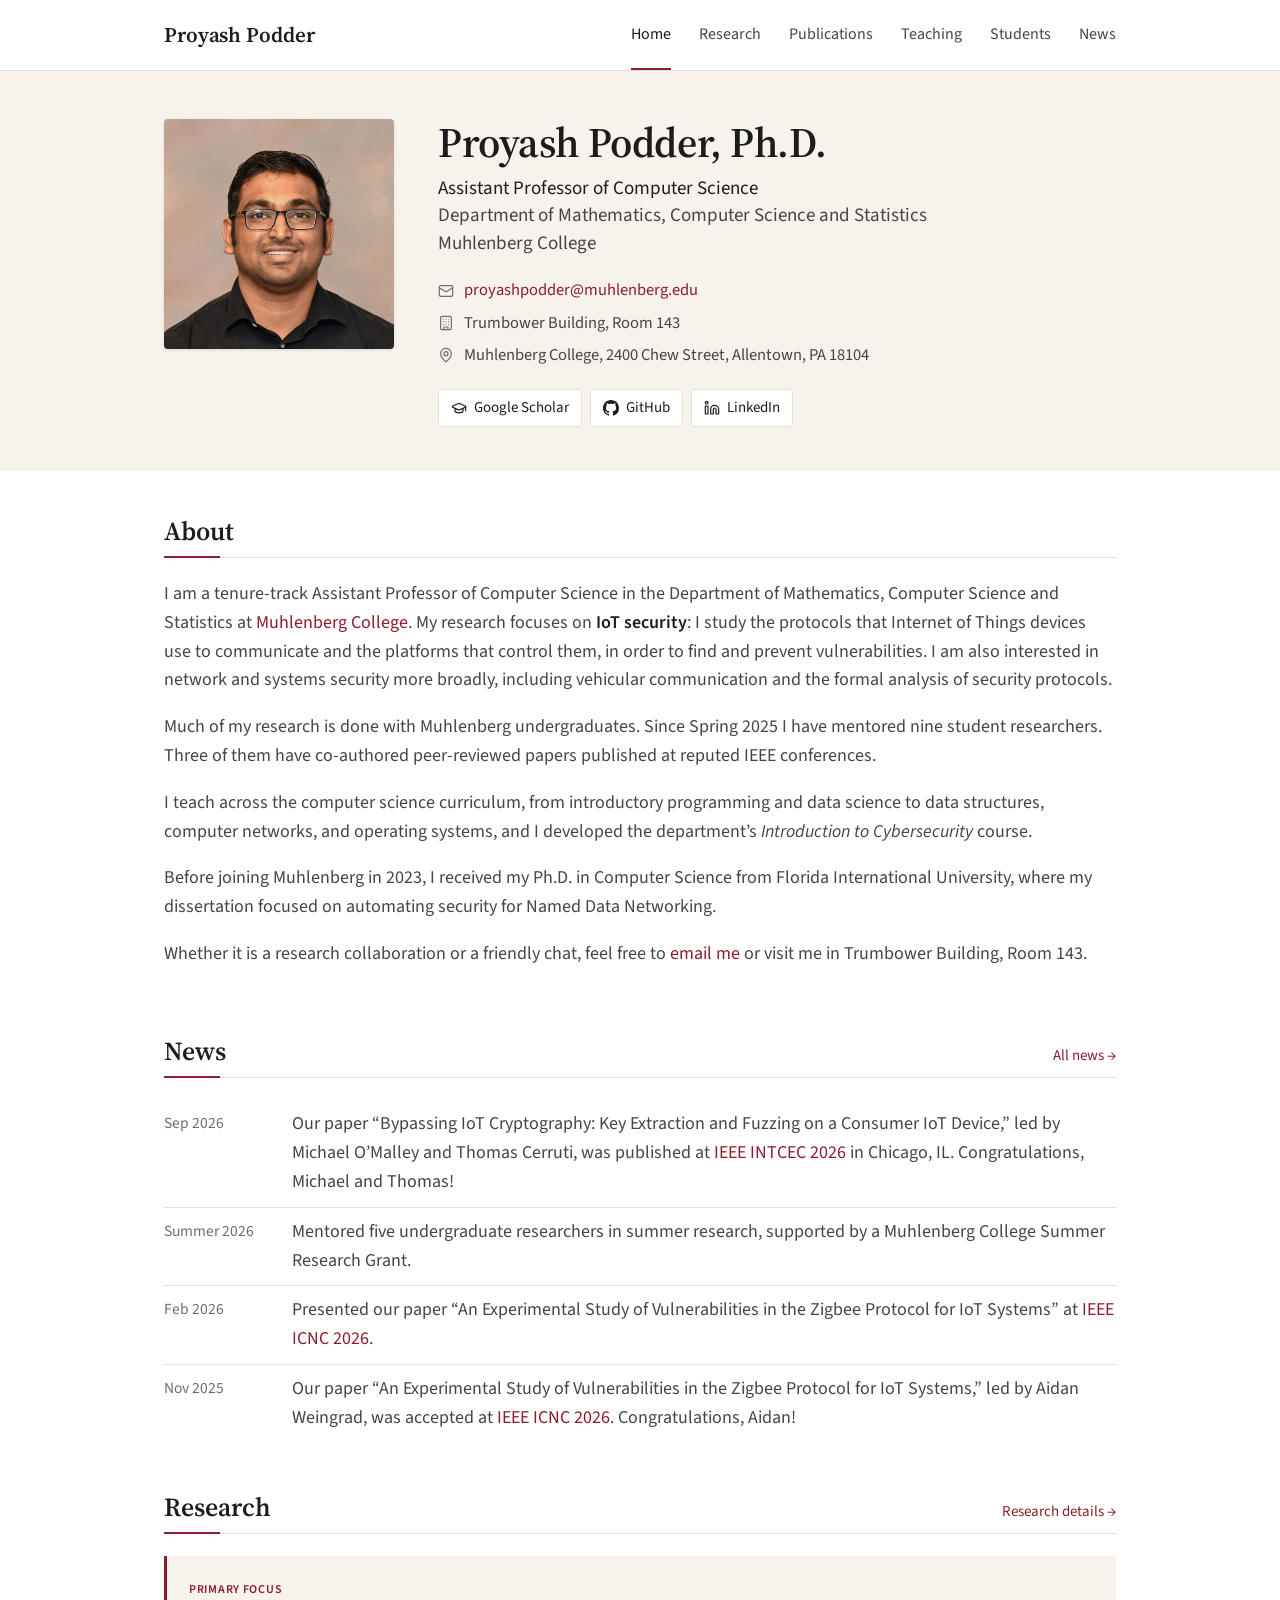
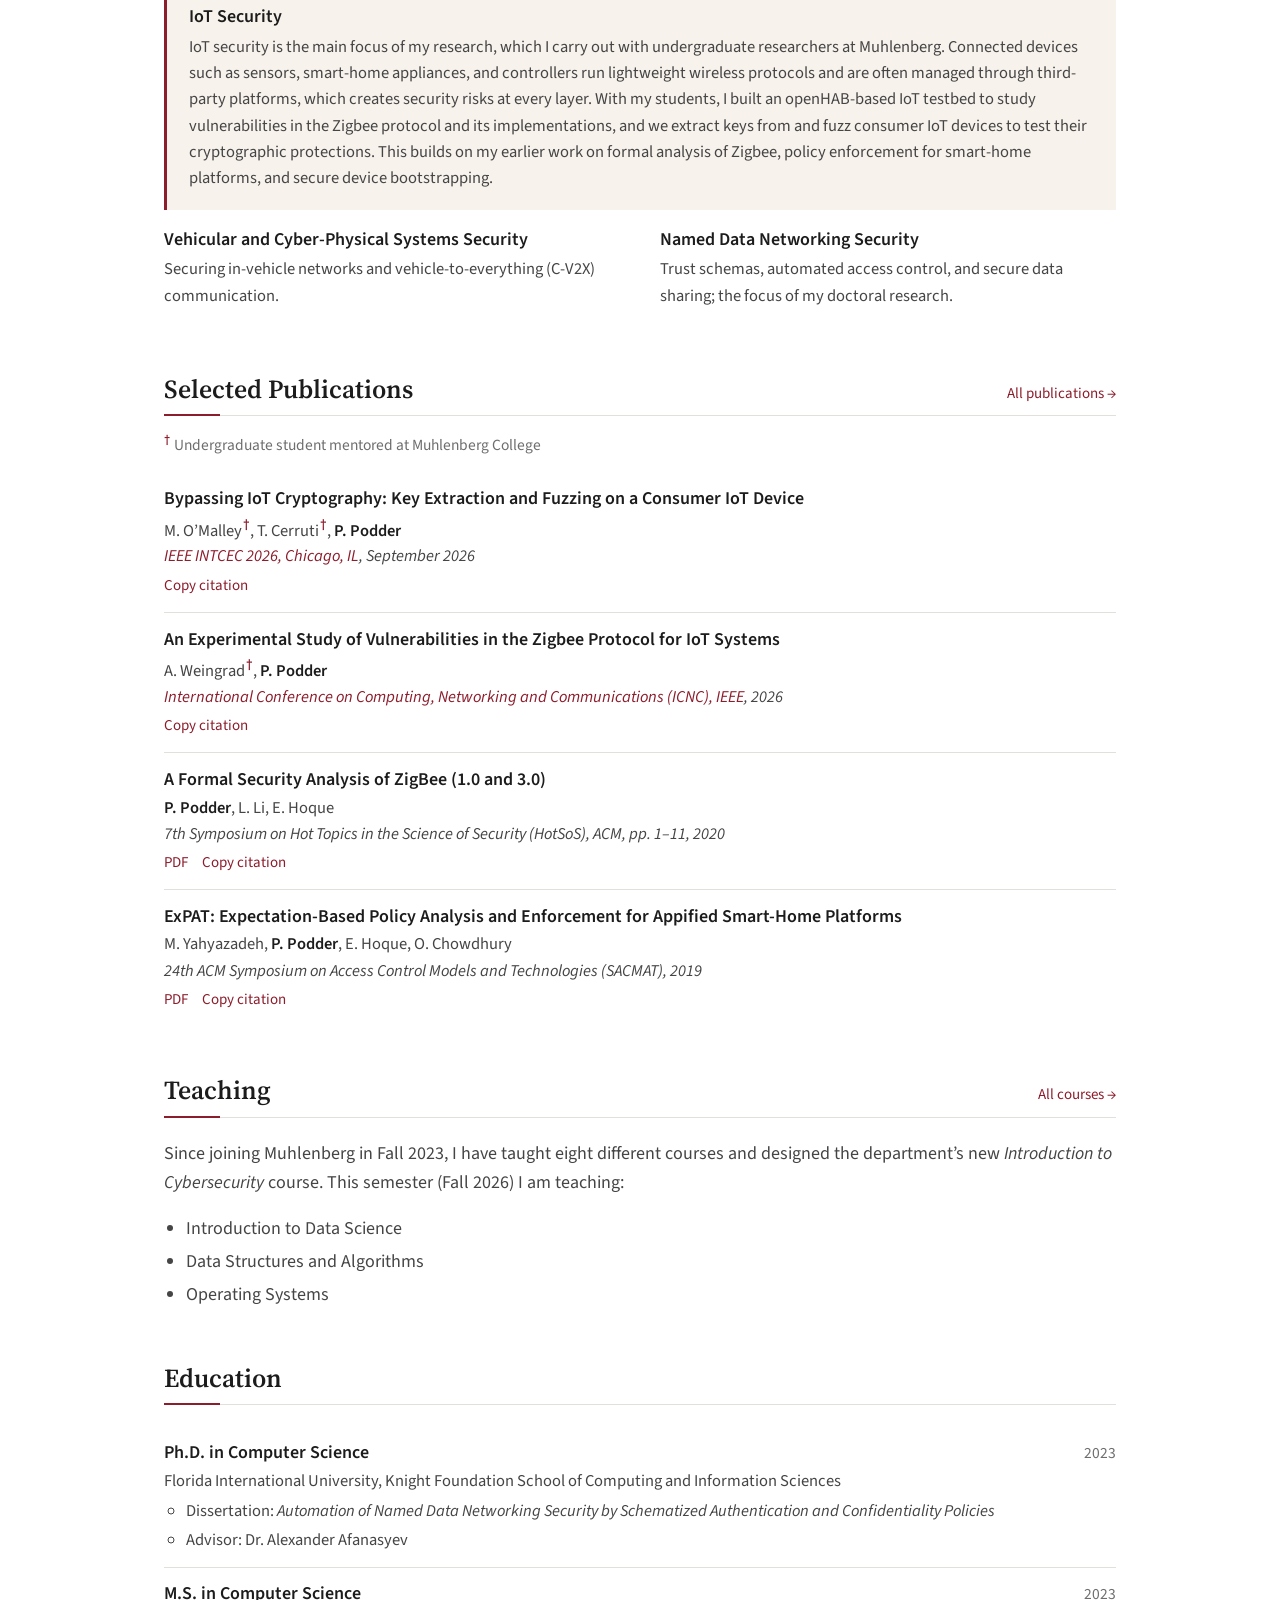
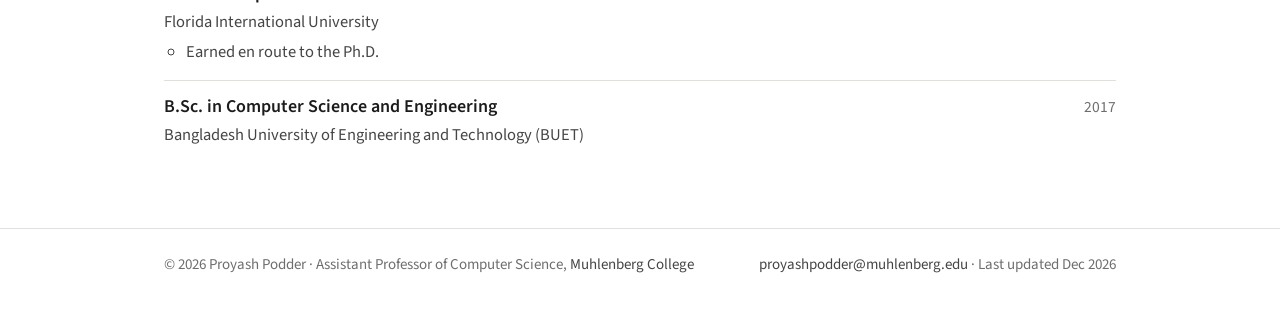
<file: index.html>
<!doctype html>
<html lang="en">
<head>
  <meta charset="utf-8">
  <meta name="viewport" content="width=device-width, initial-scale=1">
  <title>Proyash Podder · Muhlenberg College</title>
  <meta name="description" content="Proyash Podder is a tenure-track Assistant Professor of Computer Science at Muhlenberg College. His research focuses on IoT security, conducted with undergraduate researchers.">
  <meta property="og:type" content="website">
  <meta property="og:title" content="Proyash Podder · Muhlenberg College">
  <meta property="og:description" content="Proyash Podder is a tenure-track Assistant Professor of Computer Science at Muhlenberg College. His research focuses on IoT security, conducted with undergraduate researchers.">
  <meta property="og:image" content="https://proyashpodder.github.io/assets/img/profile.jpg">
  <link rel="icon" href="assets/img/favicon.svg" type="image/svg+xml">
  <link rel="preconnect" href="https://fonts.googleapis.com">
  <link rel="preconnect" href="https://fonts.gstatic.com" crossorigin>
  <link rel="stylesheet" href="https://fonts.googleapis.com/css2?family=Source+Sans+3:wght@400;600&family=Source+Serif+4:opsz,wght@8..60,600&display=swap">
  <link rel="stylesheet" href="assets/css/style.css?v=2026101403">
  <script src="assets/js/data.js?v=2026101403" defer></script>
  <script src="assets/js/main.js?v=2026101403" defer></script>
  <script type="application/ld+json">
  {
    "@context": "https://schema.org",
    "@type": "Person",
    "name": "Proyash Podder",
    "jobTitle": "Assistant Professor of Computer Science",
    "worksFor": {
      "@type": "CollegeOrUniversity",
      "name": "Muhlenberg College",
      "url": "https://www.muhlenberg.edu",
      "address": { "@type": "PostalAddress", "streetAddress": "2400 Chew Street", "addressLocality": "Allentown", "addressRegion": "PA", "postalCode": "18104", "addressCountry": "US" }
    },
    "alumniOf": [
      { "@type": "CollegeOrUniversity", "name": "Florida International University" },
      { "@type": "CollegeOrUniversity", "name": "Bangladesh University of Engineering and Technology" }
    ],
    "email": "mailto:proyashpodder@muhlenberg.edu",
    "image": "https://proyashpodder.github.io/assets/img/profile.jpg",
    "url": "https://proyashpodder.github.io",
    "sameAs": [
      "https://scholar.google.com/citations?user=s3KlgVwAAAAJ",
      "https://github.com/proyashpodder",
      "https://www.linkedin.com/in/proyash-podder/"
    ],
    "knowsAbout": ["IoT security", "Network and systems security", "Zigbee", "Vehicular communication security", "Formal analysis of security protocols"]
  }
  </script>
</head>
<body data-page="home">
  <a class="skip" href="#main">Skip to content</a>
  <header id="site-header" class="site-header"></header>

  <main id="main" class="container">
    <section class="profile">
      <img src="assets/img/profile.jpg?v=2026101501" alt="Proyash Podder" width="230" height="230">
      <div>
        <h1>Proyash Podder, Ph.D.</h1>
        <p class="position">Assistant Professor of Computer Science<br><span>Department of Mathematics, Computer Science and Statistics</span><br><span>Muhlenberg College</span></p>
        <ul class="contact" data-render="contact"></ul>
        <div class="profile-links" data-render="profileLinks"></div>
      </div>
    </section>

    <section class="section" id="about">
      <h2 class="section-title">About</h2>
      <div class="prose">
        <p>I am a tenure-track Assistant Professor of Computer Science in the Department of Mathematics, Computer Science and Statistics at <a href="https://www.muhlenberg.edu">Muhlenberg College</a>. My research focuses on <b>IoT security</b>: I study the protocols that Internet of Things devices use to communicate and the platforms that control them, in order to find and prevent vulnerabilities. I am also interested in network and systems security more broadly, including vehicular communication and the formal analysis of security protocols.</p>
        <p>Much of my research is done with Muhlenberg undergraduates. Since Spring 2025 I have mentored nine student researchers. Three of them have co-authored peer-reviewed papers published at reputed IEEE conferences.</p>
        <p>I teach across the computer science curriculum, from introductory programming and data science to data structures, computer networks, and operating systems, and I developed the department&rsquo;s <em>Introduction to Cybersecurity</em> course.</p>
        <p>Before joining Muhlenberg in 2023, I received my Ph.D. in Computer Science from Florida International University, where my dissertation focused on automating security for Named Data Networking.</p>
        <p>Whether it is a research collaboration or a friendly chat, feel free to <a data-render="email" href="mailto:proyashpodder@muhlenberg.edu">email me</a> or visit me in Trumbower Building, Room 143.</p>
      </div>
    </section>

    <section class="section" id="news">
      <h2 class="section-title">News <a class="more" href="news.html">All news &rarr;</a></h2>
      <ul class="news" data-render="news" data-limit="4"></ul>
    </section>

    <section class="section" id="research">
      <h2 class="section-title">Research <a class="more" href="research.html">Research details &rarr;</a></h2>
      <div class="areas" data-render="areas"></div>
    </section>

    <section class="section" id="publications">
      <h2 class="section-title">Selected Publications <a class="more" href="publications.html">All publications &rarr;</a></h2>
      <p class="legend"><sup class="dagger">†</sup>Undergraduate student mentored at Muhlenberg College</p>
      <ul class="pubs" data-render="selectedPubs"></ul>
    </section>

    <section class="section" id="teaching">
      <h2 class="section-title">Teaching <a class="more" href="teaching.html">All courses &rarr;</a></h2>
      <p class="prose">Since joining Muhlenberg in Fall 2023, I have taught <span data-render="courseCount">eight</span> different courses and designed the department&rsquo;s new <em>Introduction to Cybersecurity</em> course. This semester (<span data-render="currentTerm">Fall 2026</span>) I am teaching:</p>
      <ul class="plain-list" data-render="currentCourses"></ul>
    </section>

    <section class="section" id="education">
      <h2 class="section-title">Education</h2>
      <ul class="cv-list" data-render="education"></ul>
    </section>
  </main>

  <footer id="site-footer" class="site-footer"></footer>
</body>
</html>
</file>
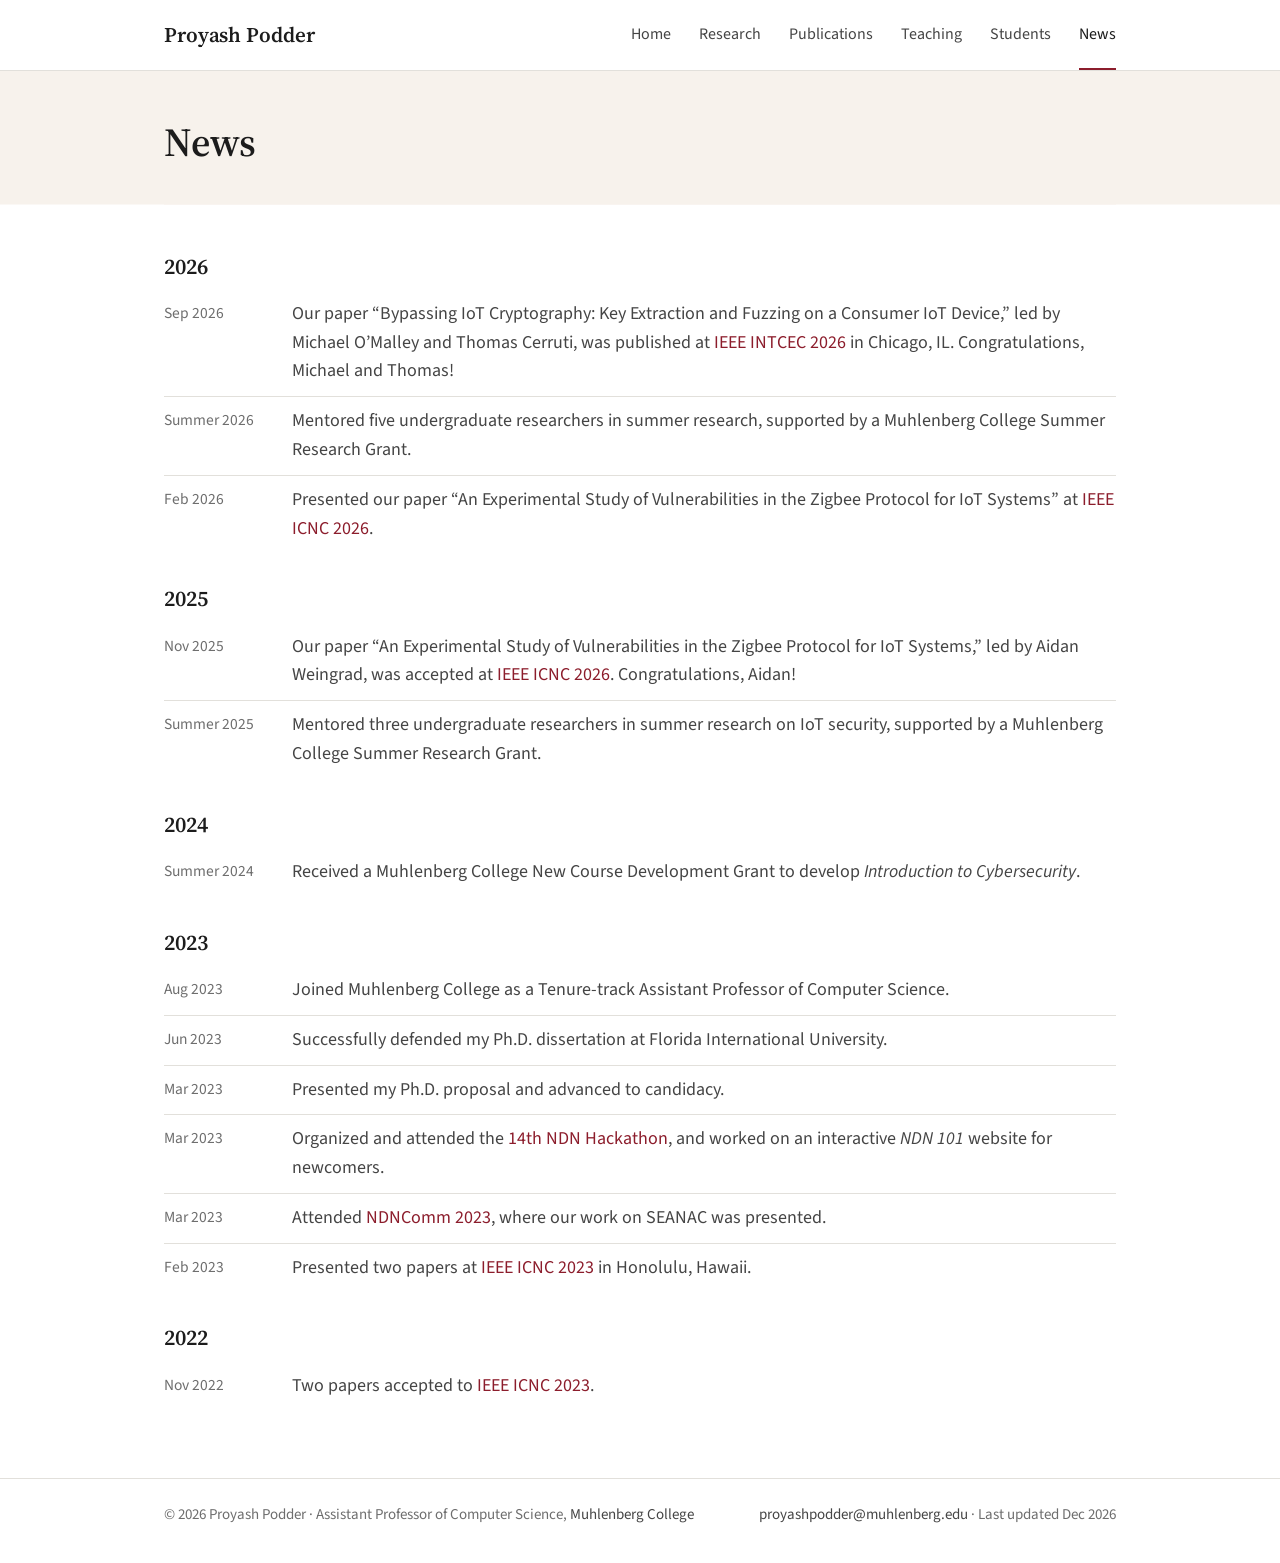
<file: news.html>
<!doctype html>
<html lang="en">
<head>
  <meta charset="utf-8">
  <meta name="viewport" content="width=device-width, initial-scale=1">
  <title>News · Proyash Podder</title>
  <meta name="description" content="News and updates from Proyash Podder, Muhlenberg College.">
  <meta property="og:type" content="website">
  <meta property="og:title" content="News · Proyash Podder">
  <meta property="og:description" content="News and updates from Proyash Podder, Muhlenberg College.">
  <meta property="og:image" content="https://proyashpodder.github.io/assets/img/profile.jpg">
  <link rel="icon" href="assets/img/favicon.svg" type="image/svg+xml">
  <link rel="preconnect" href="https://fonts.googleapis.com">
  <link rel="preconnect" href="https://fonts.gstatic.com" crossorigin>
  <link rel="stylesheet" href="https://fonts.googleapis.com/css2?family=Source+Sans+3:wght@400;600&family=Source+Serif+4:opsz,wght@8..60,600&display=swap">
  <link rel="stylesheet" href="assets/css/style.css?v=2026101403">
  <script src="assets/js/data.js?v=2026101403" defer></script>
  <script src="assets/js/main.js?v=2026101403" defer></script>
</head>
<body data-page="news">
  <a class="skip" href="#main">Skip to content</a>
  <header id="site-header" class="site-header"></header>

  <main id="main" class="container">
    <header class="page-head">
      <h1>News</h1>
    </header>

    <section class="section" data-render="newsByYear"></section>
  </main>

  <footer id="site-footer" class="site-footer"></footer>
</body>
</html>
</file>
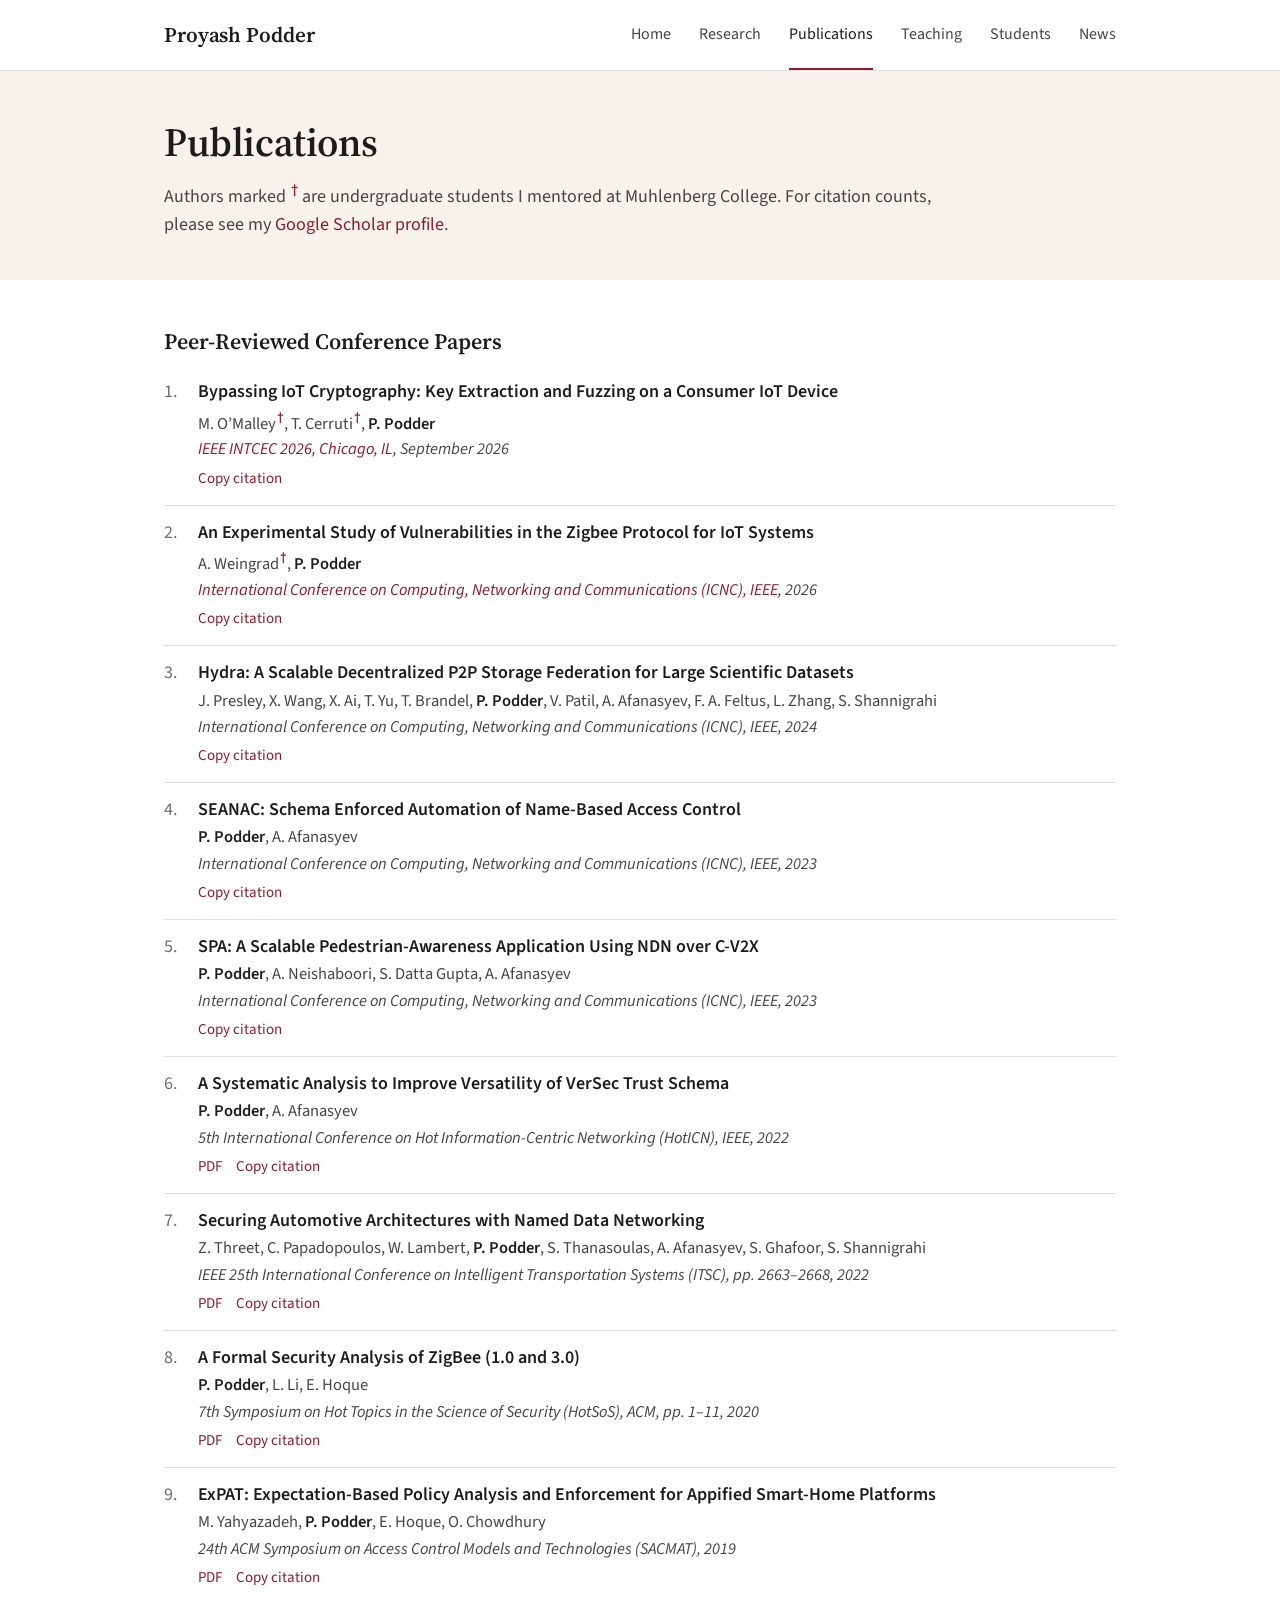
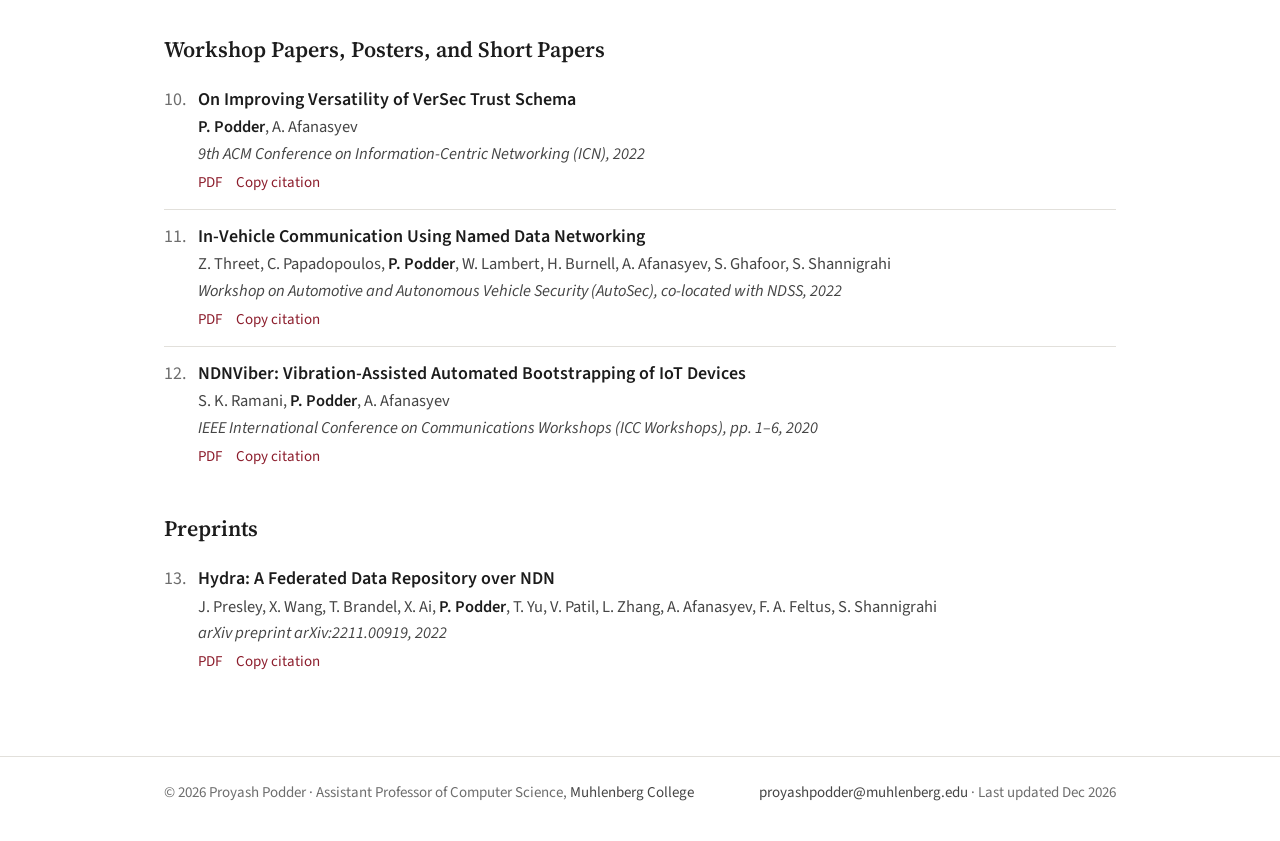
<file: publications.html>
<!doctype html>
<html lang="en">
<head>
  <meta charset="utf-8">
  <meta name="viewport" content="width=device-width, initial-scale=1">
  <title>Publications · Proyash Podder</title>
  <meta name="description" content="Publications by Proyash Podder on IoT security, Zigbee, smart-home security, vehicular network security, and Named Data Networking, including papers with Muhlenberg undergraduate co-authors.">
  <meta property="og:type" content="website">
  <meta property="og:title" content="Publications · Proyash Podder">
  <meta property="og:description" content="Publications by Proyash Podder on IoT security, Zigbee, smart-home security, vehicular network security, and Named Data Networking, including papers with Muhlenberg undergraduate co-authors.">
  <meta property="og:image" content="https://proyashpodder.github.io/assets/img/profile.jpg">
  <link rel="icon" href="assets/img/favicon.svg" type="image/svg+xml">
  <link rel="preconnect" href="https://fonts.googleapis.com">
  <link rel="preconnect" href="https://fonts.gstatic.com" crossorigin>
  <link rel="stylesheet" href="https://fonts.googleapis.com/css2?family=Source+Sans+3:wght@400;600&family=Source+Serif+4:opsz,wght@8..60,600&display=swap">
  <link rel="stylesheet" href="assets/css/style.css?v=2026101403">
  <script src="assets/js/data.js?v=2026101403" defer></script>
  <script src="assets/js/main.js?v=2026101403" defer></script>
</head>
<body data-page="publications">
  <a class="skip" href="#main">Skip to content</a>
  <header id="site-header" class="site-header"></header>

  <main id="main" class="container">
    <header class="page-head">
      <h1>Publications</h1>
      <p>Authors marked <sup class="dagger">†</sup> are undergraduate students I mentored at Muhlenberg College. For citation counts, please see my <a href="https://scholar.google.com/citations?user=s3KlgVwAAAAJ&amp;hl=en">Google Scholar profile</a>.</p>
    </header>

    <section class="section" data-render="publications"></section>
  </main>

  <footer id="site-footer" class="site-footer"></footer>
</body>
</html>
</file>
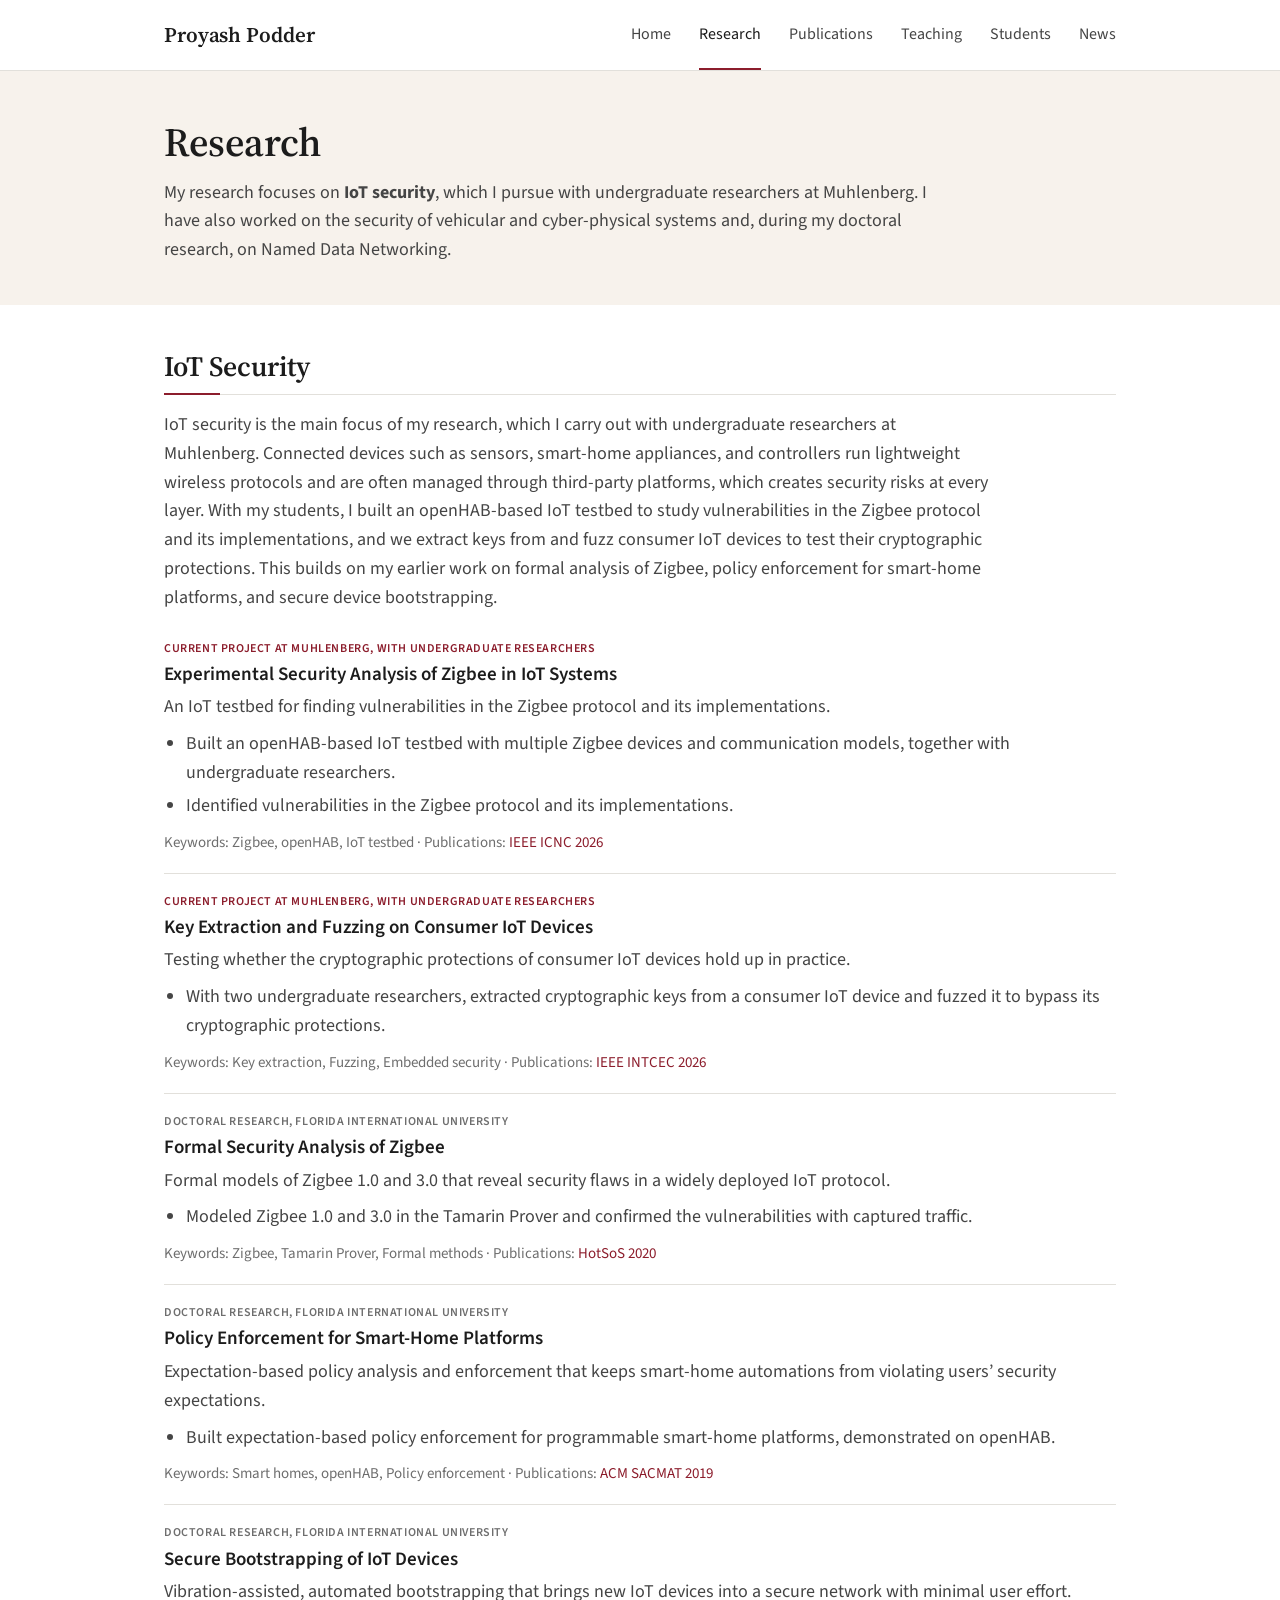
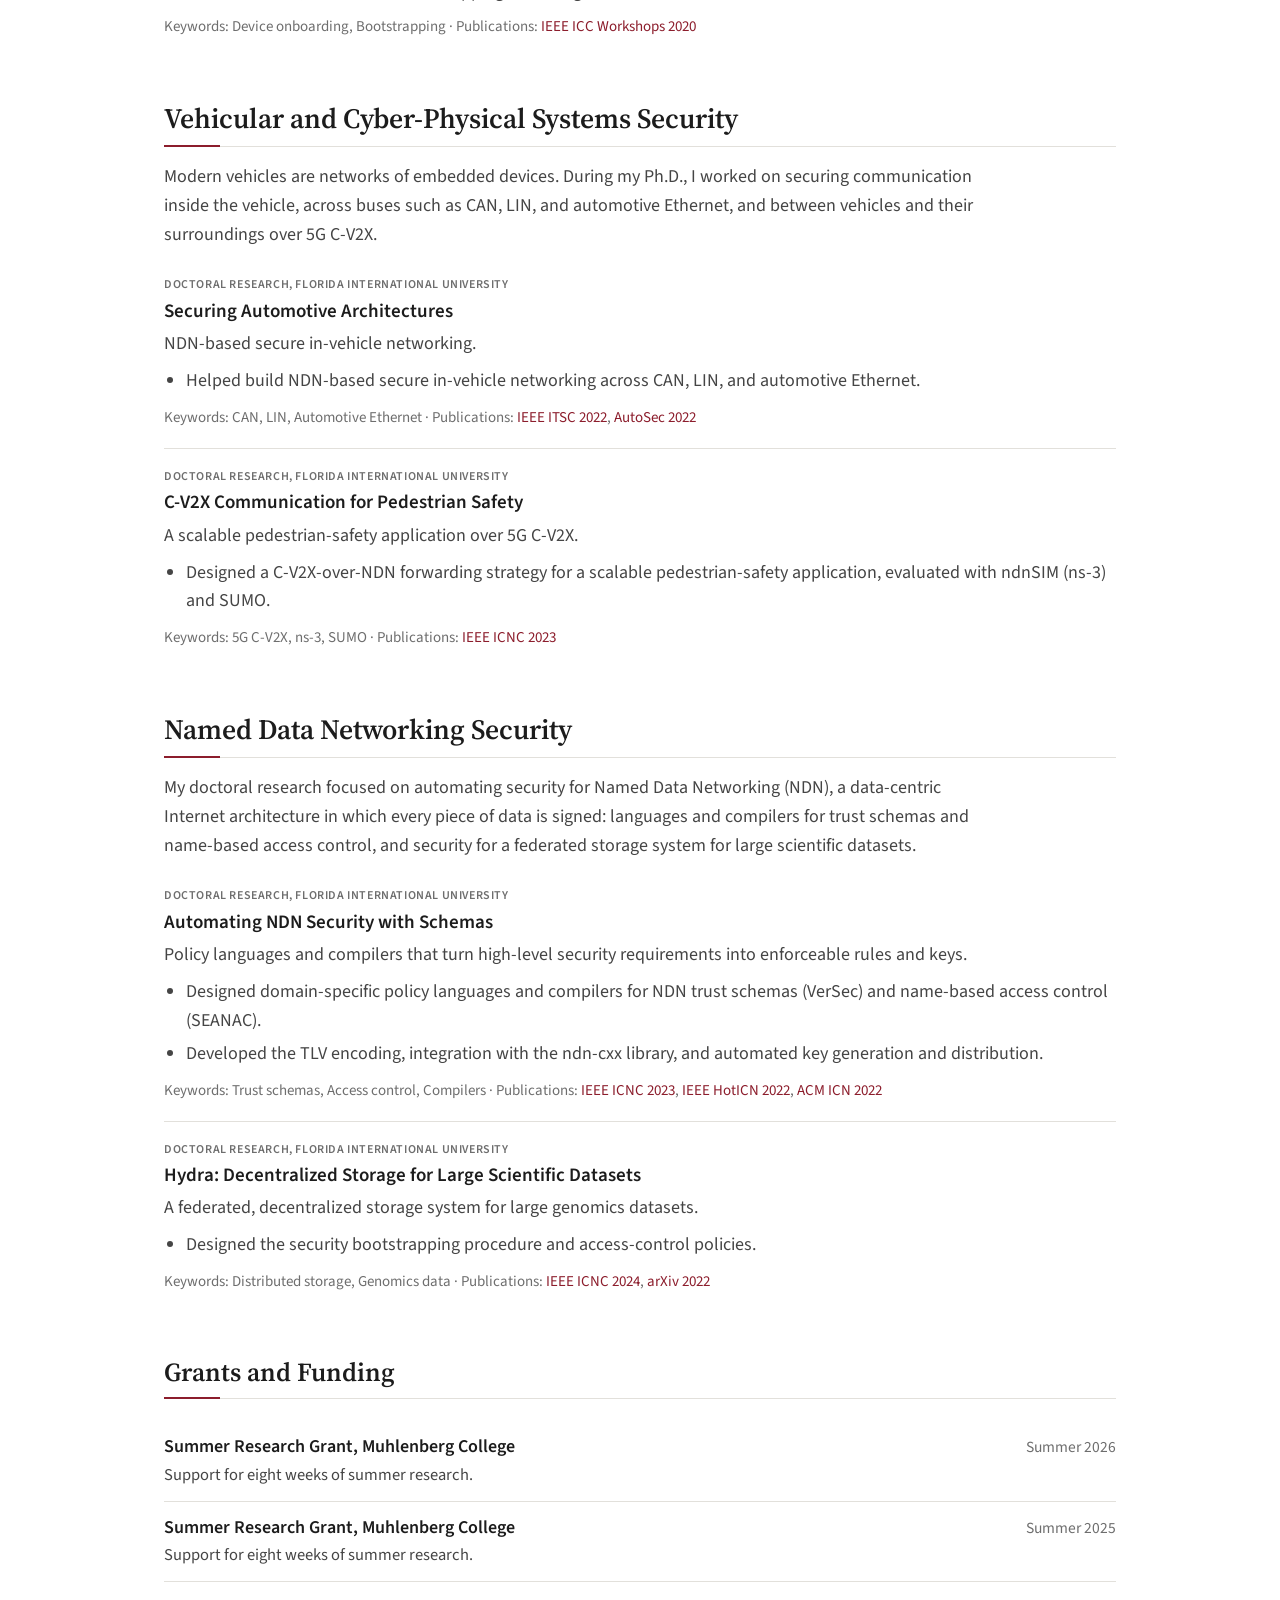
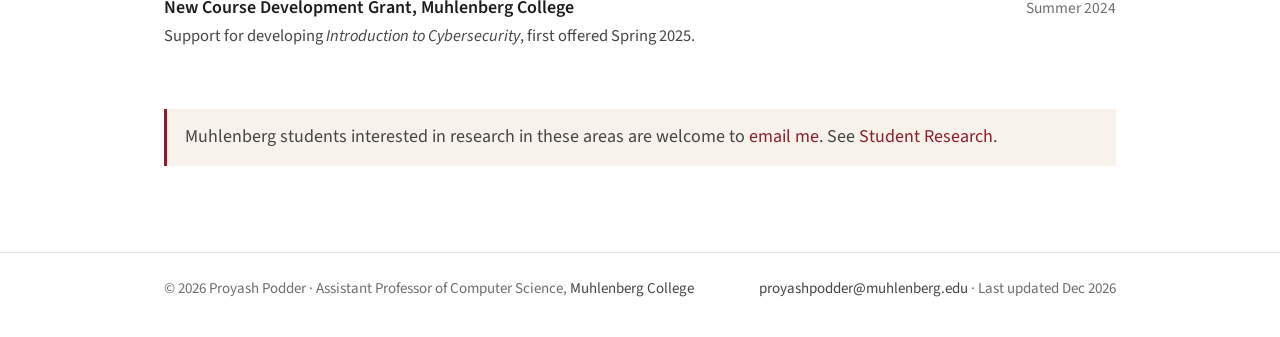
<file: research.html>
<!doctype html>
<html lang="en">
<head>
  <meta charset="utf-8">
  <meta name="viewport" content="width=device-width, initial-scale=1">
  <title>Research · Proyash Podder</title>
  <meta name="description" content="Research by Proyash Podder at Muhlenberg College: IoT security with undergraduate researchers, vehicular and cyber-physical systems security, and Named Data Networking security.">
  <meta property="og:type" content="website">
  <meta property="og:title" content="Research · Proyash Podder">
  <meta property="og:description" content="Research by Proyash Podder at Muhlenberg College: IoT security with undergraduate researchers, vehicular and cyber-physical systems security, and Named Data Networking security.">
  <meta property="og:image" content="https://proyashpodder.github.io/assets/img/profile.jpg">
  <link rel="icon" href="assets/img/favicon.svg" type="image/svg+xml">
  <link rel="preconnect" href="https://fonts.googleapis.com">
  <link rel="preconnect" href="https://fonts.gstatic.com" crossorigin>
  <link rel="stylesheet" href="https://fonts.googleapis.com/css2?family=Source+Sans+3:wght@400;600&family=Source+Serif+4:opsz,wght@8..60,600&display=swap">
  <link rel="stylesheet" href="assets/css/style.css?v=2026101403">
  <script src="assets/js/data.js?v=2026101403" defer></script>
  <script src="assets/js/main.js?v=2026101403" defer></script>
</head>
<body data-page="research">
  <a class="skip" href="#main">Skip to content</a>
  <header id="site-header" class="site-header"></header>

  <main id="main" class="container">
    <header class="page-head">
      <h1>Research</h1>
      <p>My research focuses on <b>IoT security</b>, which I pursue with undergraduate researchers at Muhlenberg. I have also worked on the security of vehicular and cyber-physical systems and, during my doctoral research, on Named Data Networking.</p>
    </header>

    <div data-render="research"></div>

    <section class="section" id="grants">
      <h2 class="section-title">Grants and Funding</h2>
      <ul class="cv-list" data-render="grants"></ul>
    </section>

    <section class="section">
      <p class="note">Muhlenberg students interested in research in these areas are welcome to <a data-render="email" href="mailto:proyashpodder@muhlenberg.edu">email me</a>. See <a href="students.html">Student Research</a>.</p>
    </section>
  </main>

  <footer id="site-footer" class="site-footer"></footer>
</body>
</html>
</file>
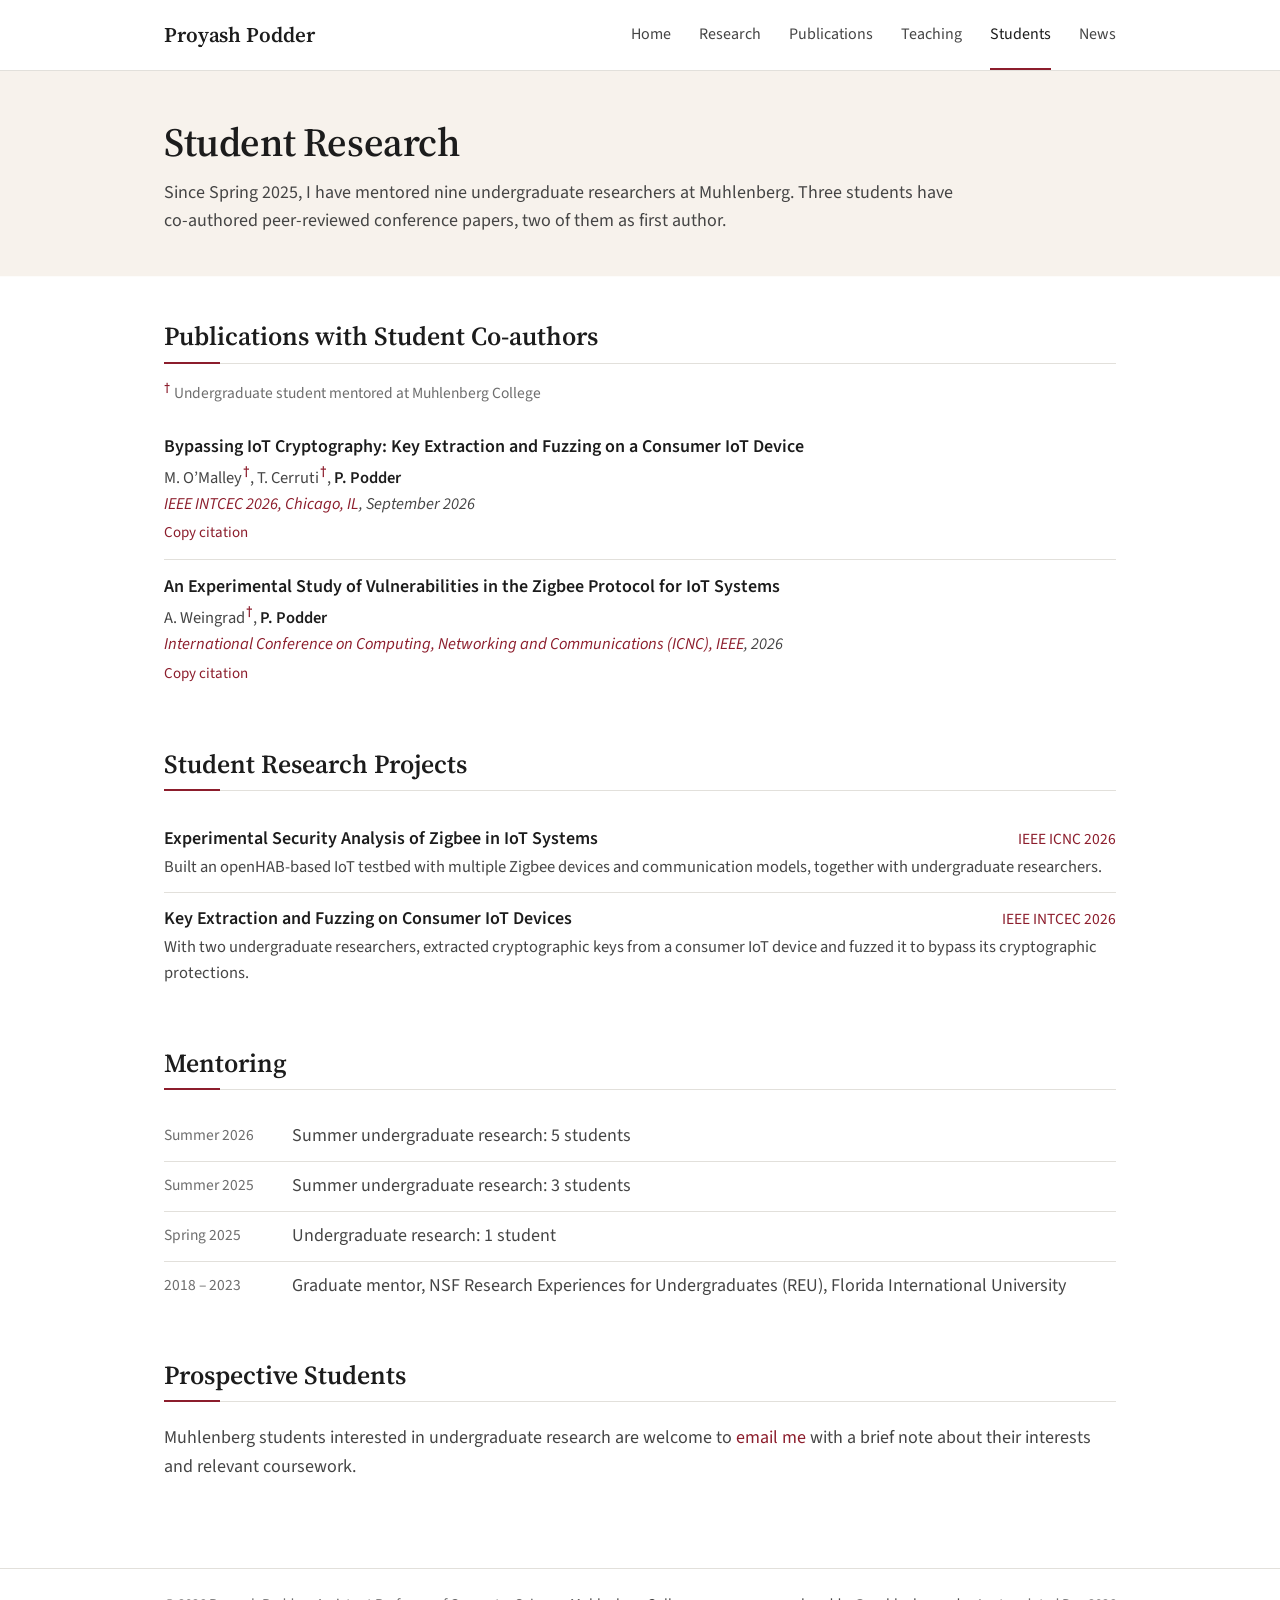
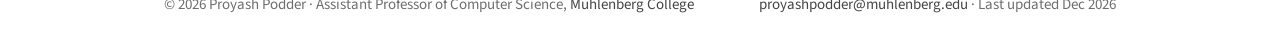
<file: students.html>
<!doctype html>
<html lang="en">
<head>
  <meta charset="utf-8">
  <meta name="viewport" content="width=device-width, initial-scale=1">
  <title>Student Research · Proyash Podder</title>
  <meta name="description" content="Undergraduate research mentored by Proyash Podder at Muhlenberg College, including peer-reviewed IoT security papers with student first authors.">
  <meta property="og:type" content="website">
  <meta property="og:title" content="Student Research · Proyash Podder">
  <meta property="og:description" content="Undergraduate research mentored by Proyash Podder at Muhlenberg College, including peer-reviewed IoT security papers with student first authors.">
  <meta property="og:image" content="https://proyashpodder.github.io/assets/img/profile.jpg">
  <link rel="icon" href="assets/img/favicon.svg" type="image/svg+xml">
  <link rel="preconnect" href="https://fonts.googleapis.com">
  <link rel="preconnect" href="https://fonts.gstatic.com" crossorigin>
  <link rel="stylesheet" href="https://fonts.googleapis.com/css2?family=Source+Sans+3:wght@400;600&family=Source+Serif+4:opsz,wght@8..60,600&display=swap">
  <link rel="stylesheet" href="assets/css/style.css?v=2026101403">
  <script src="assets/js/data.js?v=2026101403" defer></script>
  <script src="assets/js/main.js?v=2026101403" defer></script>
</head>
<body data-page="students">
  <a class="skip" href="#main">Skip to content</a>
  <header id="site-header" class="site-header"></header>

  <main id="main" class="container">
    <header class="page-head">
      <h1>Student Research</h1>
      <p data-render="mentoringSummary"></p>
    </header>

    <section class="section" data-hide-empty>
      <h2 class="section-title">Publications with Student Co-authors</h2>
      <p class="legend"><sup class="dagger">†</sup>Undergraduate student mentored at Muhlenberg College</p>
      <ul class="pubs" data-render="studentPubs"></ul>
    </section>

    <section class="section" data-hide-empty>
      <h2 class="section-title">Student Research Projects</h2>
      <ul class="cv-list" data-render="currentProjects"></ul>
    </section>

    <section class="section" data-hide-empty>
      <h2 class="section-title">Mentoring</h2>
      <ul class="news" data-render="mentoring"></ul>
    </section>

    <section class="section" data-hide-empty>
      <h2 class="section-title">Current Students</h2>
      <ul class="people" data-render="students"></ul>
    </section>

    <section class="section" data-hide-empty>
      <h2 class="section-title">Former Students</h2>
      <div data-render="alumni"></div>
    </section>

    <section class="section">
      <h2 class="section-title">Prospective Students</h2>
      <p class="prose">Muhlenberg students interested in undergraduate research are welcome to <a data-render="email" href="mailto:proyashpodder@muhlenberg.edu">email me</a> with a brief note about their interests and relevant coursework.</p>
    </section>
  </main>

  <footer id="site-footer" class="site-footer"></footer>
</body>
</html>
</file>
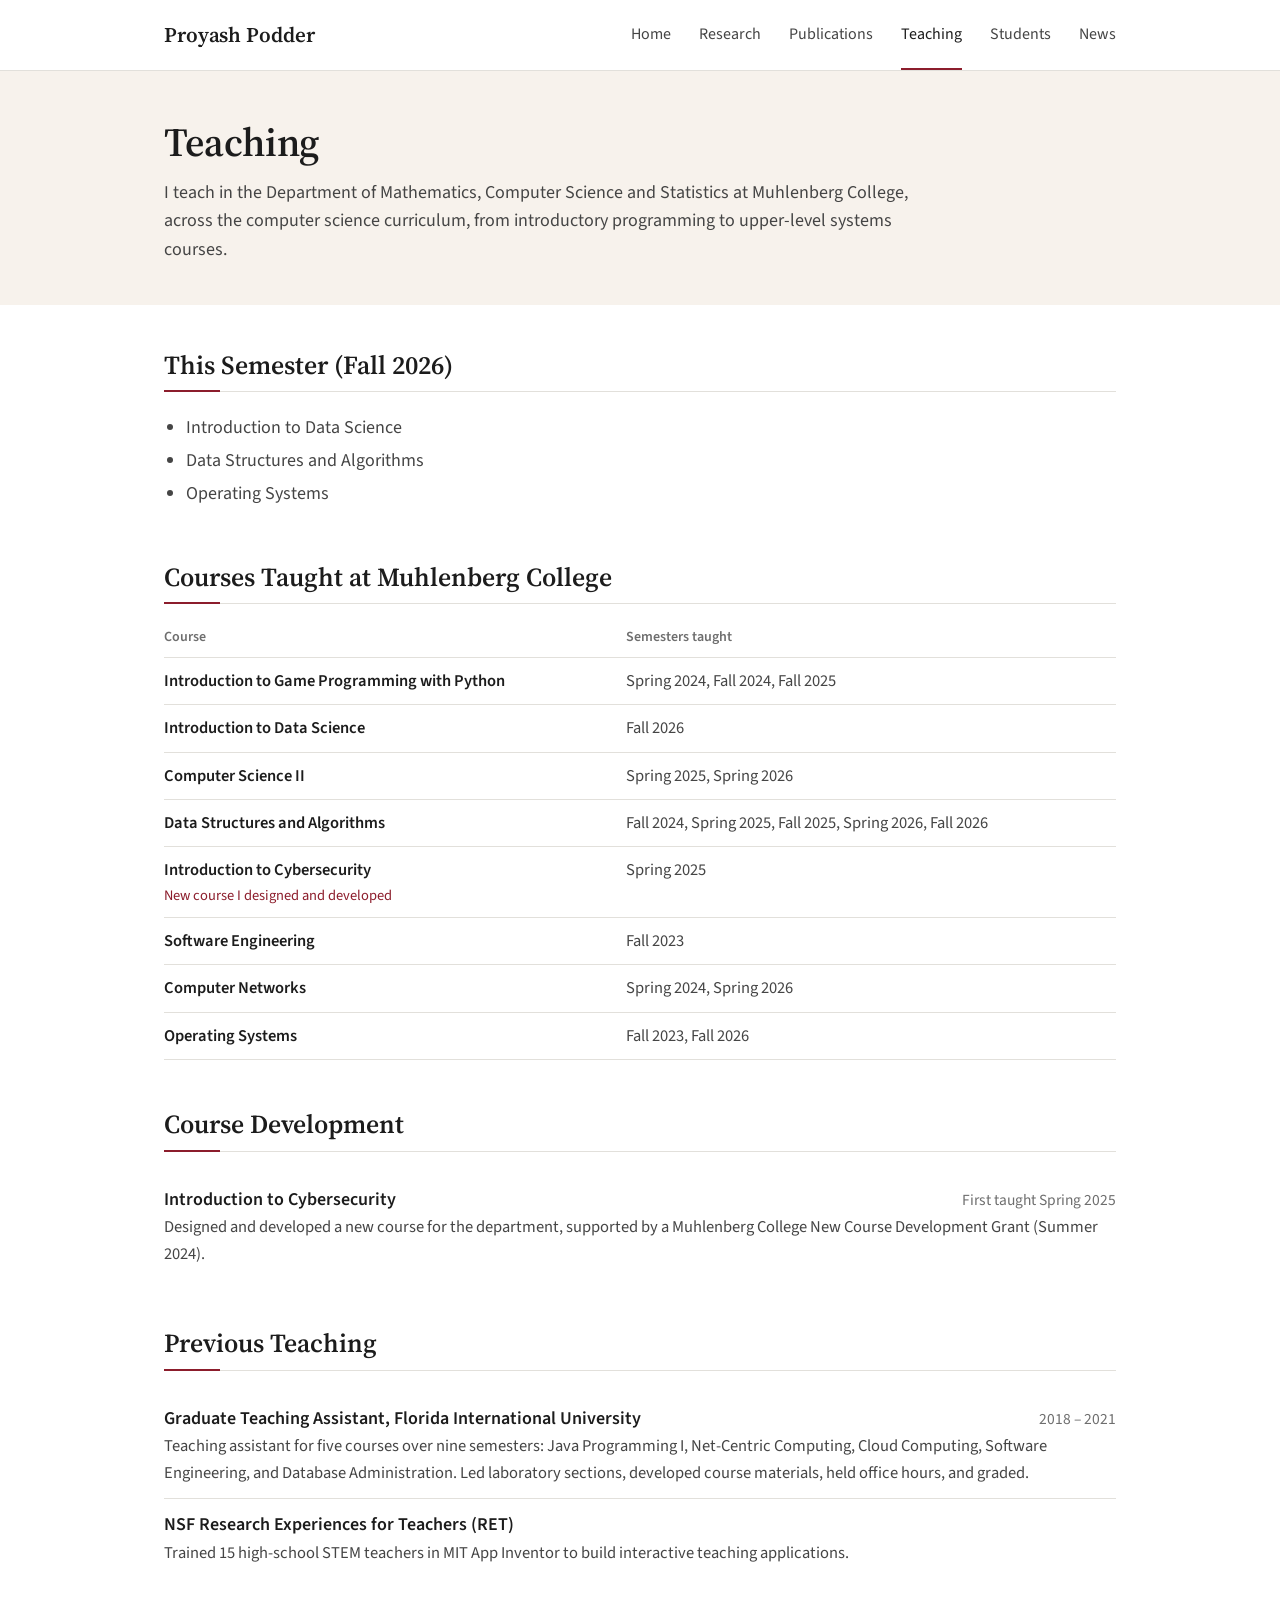
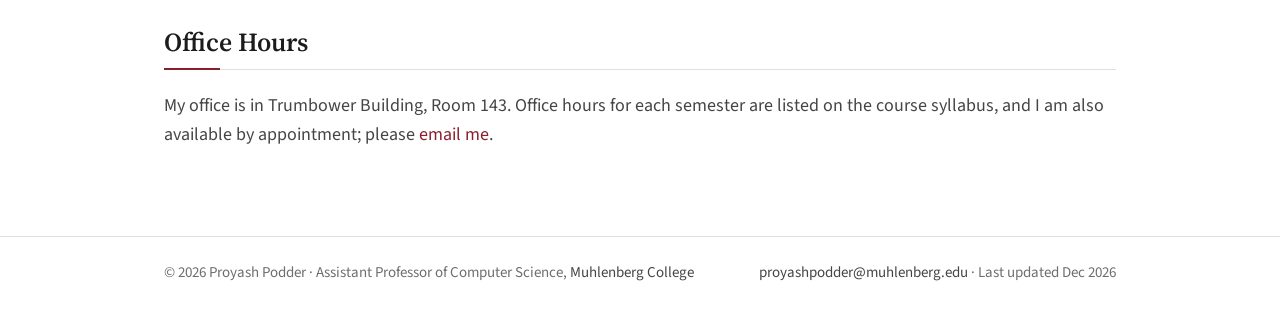
<file: teaching.html>
<!doctype html>
<html lang="en">
<head>
  <meta charset="utf-8">
  <meta name="viewport" content="width=device-width, initial-scale=1">
  <title>Teaching · Proyash Podder</title>
  <meta name="description" content="Courses taught by Proyash Podder at Muhlenberg College, including Data Structures and Algorithms, Operating Systems, Computer Networks, and Introduction to Cybersecurity.">
  <meta property="og:type" content="website">
  <meta property="og:title" content="Teaching · Proyash Podder">
  <meta property="og:description" content="Courses taught by Proyash Podder at Muhlenberg College, including Data Structures and Algorithms, Operating Systems, Computer Networks, and Introduction to Cybersecurity.">
  <meta property="og:image" content="https://proyashpodder.github.io/assets/img/profile.jpg">
  <link rel="icon" href="assets/img/favicon.svg" type="image/svg+xml">
  <link rel="preconnect" href="https://fonts.googleapis.com">
  <link rel="preconnect" href="https://fonts.gstatic.com" crossorigin>
  <link rel="stylesheet" href="https://fonts.googleapis.com/css2?family=Source+Sans+3:wght@400;600&family=Source+Serif+4:opsz,wght@8..60,600&display=swap">
  <link rel="stylesheet" href="assets/css/style.css?v=2026101403">
  <script src="assets/js/data.js?v=2026101403" defer></script>
  <script src="assets/js/main.js?v=2026101403" defer></script>
</head>
<body data-page="teaching">
  <a class="skip" href="#main">Skip to content</a>
  <header id="site-header" class="site-header"></header>

  <main id="main" class="container">
    <header class="page-head">
      <h1>Teaching</h1>
      <p>I teach in the Department of Mathematics, Computer Science and Statistics at Muhlenberg College, across the computer science curriculum, from introductory programming to upper-level systems courses.</p>
    </header>

    <section class="section" data-hide-empty>
      <h2 class="section-title"><span>This Semester (<span data-render="currentTerm">Fall 2026</span>)</span></h2>
      <ul class="plain-list" data-render="currentCourses"></ul>
    </section>

    <section class="section">
      <h2 class="section-title">Courses Taught at Muhlenberg College</h2>
      <div data-render="courses"></div>
    </section>

    <section class="section">
      <h2 class="section-title">Course Development</h2>
      <ul class="cv-list">
        <li>
          <div class="cv-head"><span class="cv-title">Introduction to Cybersecurity</span><span class="cv-when">First taught Spring 2025</span></div>
          <div class="cv-sub">Designed and developed a new course for the department, supported by a Muhlenberg College New Course Development Grant (Summer 2024).</div>
        </li>
      </ul>
    </section>

    <section class="section">
      <h2 class="section-title">Previous Teaching</h2>
      <ul class="cv-list">
        <li>
          <div class="cv-head"><span class="cv-title">Graduate Teaching Assistant, Florida International University</span><span class="cv-when">2018 – 2021</span></div>
          <div class="cv-sub">Teaching assistant for five courses over nine semesters: Java Programming I, Net-Centric Computing, Cloud Computing, Software Engineering, and Database Administration. Led laboratory sections, developed course materials, held office hours, and graded.</div>
        </li>
        <li>
          <div class="cv-head"><span class="cv-title">NSF Research Experiences for Teachers (RET)</span></div>
          <div class="cv-sub">Trained 15 high-school STEM teachers in MIT App Inventor to build interactive teaching applications.</div>
        </li>
      </ul>
    </section>

    <section class="section">
      <h2 class="section-title">Office Hours</h2>
      <p class="prose">My office is in <span data-render="office">Trumbower Building, Room 143</span>. Office hours for each semester are listed on the course syllabus, and I am also available by appointment; please <a data-render="email" href="mailto:proyashpodder@muhlenberg.edu">email me</a>.</p>
    </section>
  </main>

  <footer id="site-footer" class="site-footer"></footer>
</body>
</html>
</file>
<file: assets/css/style.css>
/* ==========================================================================
   Proyash Podder — site styles
   ========================================================================== */

:root {
  --bg: #ffffff;
  --bg-alt: #f7f6f3;
  --tint: #f7f2ec;             /* warm cream: header band, highlight panel */
  --ink: #1c1c1c;
  --ink-2: #454545;
  --ink-3: #6e6e6e;
  --rule: #e2e0db;
  --accent: #8c1d2c;          /* Muhlenberg cardinal */
  --accent-hover: #6b1520;

  --font-serif: "Source Serif 4", Georgia, "Times New Roman", serif;
  --font-sans: "Source Sans 3", -apple-system, "Segoe UI", Roboto, Helvetica, Arial, sans-serif;
  --container: 1000px;
  color-scheme: light;
}

@media (prefers-color-scheme: dark) {
  :root {
    --bg: #141414;
    --bg-alt: #1b1b1b;
    --tint: #1e1b19;
    --ink: #e9e7e3;
    --ink-2: #c3c0ba;
    --ink-3: #96938d;
    --rule: #2f2e2b;
    --accent: #e4808c;
    --accent-hover: #f0a3ac;
    color-scheme: dark;
  }
}

/* ------------------------------------------------------------------ base */
*, *::before, *::after { box-sizing: border-box; }
html { -webkit-text-size-adjust: 100%; scroll-padding-top: 88px; }
body {
  margin: 0;
  background: var(--bg);
  color: var(--ink);
  font-family: var(--font-sans);
  font-size: 18px;
  line-height: 1.6;
  -webkit-font-smoothing: antialiased;
}
img { display: block; max-width: 100%; }
p { margin: 0 0 1em; }
h1, h2, h3 { margin: 0; }
a { color: var(--accent); text-decoration: none; }
a:hover { color: var(--accent-hover); text-decoration: underline; text-underline-offset: 2px; }
:focus-visible { outline: 2px solid var(--accent); outline-offset: 2px; }

.container { width: 100%; max-width: var(--container); margin: 0 auto; padding: 0 24px; }
@media (max-width: 600px) { .container { padding: 0 16px; } body { font-size: 17px; } }

.icon { width: 16px; height: 16px; flex: none; }
.skip { position: absolute; left: 16px; top: -100px; background: var(--ink); color: var(--bg); padding: 8px 14px; z-index: 100; }
.skip:focus { top: 8px; }

/* ---------------------------------------------------------------- header */
.site-header {
  position: sticky; top: 0; z-index: 20;
  background: var(--bg);
  border-bottom: 1px solid var(--rule);
}
.header-inner { position: relative; display: flex; align-items: center; justify-content: space-between; gap: 24px; min-height: 68px; }
.wordmark { font-family: var(--font-serif); font-size: 21px; font-weight: 600; color: var(--ink); letter-spacing: -0.005em; }
.wordmark:hover { color: var(--ink); text-decoration: none; }
.nav { display: flex; gap: 28px; }
.nav a {
  color: var(--ink-2); font-size: 16px; padding: 22px 0 20px;
  border-bottom: 2px solid transparent;
}
.nav a:hover { color: var(--ink); text-decoration: none; }
.nav a[aria-current="page"] { color: var(--ink); border-bottom-color: var(--accent); }
.menu-btn {
  display: none; align-items: center; gap: 8px;
  background: none; border: 1px solid var(--rule); border-radius: 4px;
  font: inherit; font-size: 15px; color: var(--ink); padding: 6px 12px; cursor: pointer;
}
@media (max-width: 900px) {
  .menu-btn { display: inline-flex; }
  .nav {
    display: none; position: absolute; left: -16px; right: -16px; top: 100%;
    flex-direction: column; gap: 0; background: var(--bg); border-bottom: 1px solid var(--rule);
    padding: 4px 16px 12px;
  }
  .nav.is-open { display: flex; }
  .nav a { padding: 12px 0; border-bottom: 1px solid var(--rule); }
  .nav a:last-child { border-bottom: 0; }
  .nav a[aria-current="page"] { border-bottom-color: var(--rule); color: var(--accent); }
}

/* --------------------------------------------------------- page headings */
/* Full-width cream band without horizontal overflow: the box-shadow paints the
   band edge to edge and clip-path keeps it from spilling vertically. */
.page-head, .profile { background: var(--tint); box-shadow: 0 0 0 100vmax var(--tint); clip-path: inset(0 -100vmax); }
.page-head { padding: 48px 0 40px; margin-bottom: 8px; }
.page-head h1 { font-family: var(--font-serif); font-size: 40px; font-weight: 600; line-height: 1.15; letter-spacing: -0.01em; }
.page-head p { color: var(--ink-2); margin: 14px 0 0; max-width: 44em; }

.section { padding: 36px 0 12px; }
.section-title {
  font-family: var(--font-serif); font-size: 26px; font-weight: 600; line-height: 1.25;
  padding-bottom: 10px; margin-bottom: 22px; border-bottom: 1px solid var(--rule);
  display: flex; justify-content: space-between; align-items: baseline; gap: 16px; flex-wrap: wrap;
}
.section-title, .area-block > h2 { position: relative; }
.section-title::after, .area-block > h2::after {
  content: ""; position: absolute; left: 0; bottom: -1px; width: 56px; height: 2px; background: var(--accent);
}
.section-title .more { font-family: var(--font-sans); font-size: 15px; font-weight: 400; }
.prose { color: var(--ink-2); }
.prose strong, .prose b { color: var(--ink); font-weight: 600; }
.muted { color: var(--ink-3); }

/* --------------------------------------------------------------- profile */
.profile { display: grid; grid-template-columns: 230px minmax(0, 1fr); gap: 44px; padding: 48px 0 44px; margin-bottom: 8px; align-items: start; }
.profile img { width: 230px; height: 230px; object-fit: cover; object-position: 50% 30%; border-radius: 4px; background: var(--bg-alt); box-shadow: 0 1px 3px rgba(0, 0, 0, 0.12); }
.profile h1 { font-family: var(--font-serif); font-size: 42px; font-weight: 600; line-height: 1.1; letter-spacing: -0.01em; }
.profile .position { font-size: 19px; color: var(--ink); margin: 10px 0 0; line-height: 1.45; }
.profile .position span { color: var(--ink-2); }
.contact { list-style: none; margin: 20px 0 0; padding: 0; display: grid; gap: 6px; font-size: 16.5px; color: var(--ink-2); }
.contact li { display: flex; align-items: center; gap: 10px; }
.contact .icon { color: var(--ink-3); }
.profile-links { display: flex; flex-wrap: wrap; gap: 8px; margin-top: 20px; }
.profile-links a {
  display: inline-flex; align-items: center; gap: 7px;
  font-size: 15px; color: var(--ink); padding: 6px 12px;
  border: 1px solid var(--rule); border-radius: 4px; background: var(--bg);
}
.profile-links a:hover { border-color: var(--accent); color: var(--accent); text-decoration: none; }
@media (max-width: 680px) {
  .profile { grid-template-columns: 1fr; gap: 24px; padding-top: 36px; }
  .profile img { width: 160px; height: 160px; }
  .profile h1 { font-size: 34px; }
}

/* -------------------------------------------------------- research areas */
.areas { display: grid; grid-template-columns: repeat(2, minmax(0, 1fr)); gap: 0 40px; }
.area { padding: 16px 0; border-top: 1px solid var(--rule); }
.area:first-child { grid-column: 1 / -1; border-top: 0; background: var(--tint); border-left: 3px solid var(--accent); padding: 18px 22px; margin-bottom: 8px; }
.area h3 { font-size: 18px; font-weight: 600; line-height: 1.35; margin-bottom: 4px; }
.area h3 a { color: var(--ink); }
.area p { color: var(--ink-2); margin: 0; font-size: 16.5px; }
.label {
  display: inline-block; font-size: 12px; font-weight: 600; letter-spacing: 0.06em; text-transform: uppercase;
  color: var(--accent); margin-bottom: 6px;
}
.area:nth-child(2), .area:nth-child(3) { border-top: 0; padding-top: 10px; }
@media (max-width: 680px) { .areas { grid-template-columns: 1fr; } .area:nth-child(3) { border-top: 1px solid var(--rule); padding-top: 16px; } }

/* research page */
.area-block { padding: 36px 0 8px; }
.area-block > h2 {
  font-family: var(--font-serif); font-size: 28px; font-weight: 600; line-height: 1.25;
  padding-bottom: 10px; margin-bottom: 16px; border-bottom: 1px solid var(--rule);
}
.area-block > .prose { margin-bottom: 8px; max-width: 46em; }
.project { padding: 18px 0; border-bottom: 1px solid var(--rule); }
.project:last-child { border-bottom: 0; }
.project h3 { font-size: 19px; font-weight: 600; line-height: 1.35; margin-bottom: 6px; }
.project p { color: var(--ink-2); margin: 0 0 8px; }
.project ul { margin: 0 0 10px; padding-left: 22px; color: var(--ink-2); }
.project li { margin-bottom: 4px; }
.project .meta { font-size: 15px; color: var(--ink-3); }

/* ------------------------------------------------------------------ news */
.news { list-style: none; margin: 0; padding: 0; }
.news li { display: grid; grid-template-columns: 112px minmax(0, 1fr); gap: 16px; padding: 10px 0; border-bottom: 1px solid var(--rule); }
.news li:last-child { border-bottom: 0; }
.news .date { color: var(--ink-3); font-size: 15.5px; font-variant-numeric: tabular-nums; padding-top: 1px; white-space: nowrap; }
.news .text { color: var(--ink-2); }
.year-head { font-family: var(--font-serif); font-size: 22px; font-weight: 600; margin: 28px 0 6px; }
.year-head:first-child { margin-top: 0; }
@media (max-width: 520px) { .news li { grid-template-columns: 1fr; gap: 0; } }

/* ---------------------------------------------------------- publications */
.pubs { list-style: none; margin: 0; padding: 0; }
.pub { padding: 14px 0; border-bottom: 1px solid var(--rule); }
.pub:last-child { border-bottom: 0; }
.pub .title { font-weight: 600; color: var(--ink); line-height: 1.4; }
.pub .authors { color: var(--ink-2); font-size: 16.5px; margin-top: 2px; }
.pub .authors .me { font-weight: 600; color: var(--ink); }
.pub .venue { color: var(--ink-2); font-size: 16.5px; font-style: italic; }
.pub .links { margin-top: 4px; font-size: 15px; display: flex; gap: 14px; }
.pub .links button { font: inherit; color: var(--accent); background: none; border: 0; padding: 0; cursor: pointer; }
.pub .links button:hover { color: var(--accent-hover); text-decoration: underline; text-underline-offset: 2px; }
.pub:target { background: var(--bg-alt); box-shadow: -12px 0 0 var(--bg-alt), 12px 0 0 var(--bg-alt); }
.pub-group + .pub-group { margin-top: 28px; }
.pub--numbered { display: grid; grid-template-columns: 34px minmax(0, 1fr); }
.pub .num { color: var(--ink-3); font-variant-numeric: tabular-nums; line-height: 1.4; }
.dagger { color: var(--accent); font-weight: 600; margin-left: 1px; }
.legend { font-size: 15.5px; color: var(--ink-3); margin: -8px 0 14px; }
.legend .dagger { margin: 0 4px 0 0; }

/* ------------------------------------------------------------- CV lists */
.cv-list { list-style: none; margin: 0; padding: 0; }
.cv-list > li { padding: 12px 0; border-bottom: 1px solid var(--rule); }
.cv-list > li:last-child { border-bottom: 0; }
.cv-head { display: flex; justify-content: space-between; align-items: baseline; gap: 4px 20px; flex-wrap: wrap; }
.cv-title { font-weight: 600; color: var(--ink); }
.cv-when { color: var(--ink-3); font-size: 15.5px; white-space: nowrap; font-variant-numeric: tabular-nums; }
.cv-sub { color: var(--ink-2); font-size: 16.5px; }
.cv-details { margin: 4px 0 0; padding-left: 22px; color: var(--ink-2); font-size: 16.5px; }
.cv-details li { margin-bottom: 2px; }

.status { display: block; font-size: 12px; font-weight: 600; letter-spacing: 0.05em; text-transform: uppercase; color: var(--ink-3); margin-bottom: 4px; }
.status--current { color: var(--accent); }
.cell-note { font-size: 14.5px; font-weight: 400; color: var(--accent); }

/* --------------------------------------------------------------- courses */
.courses { list-style: none; margin: 0; padding: 0; }
.course { padding: 14px 0; border-bottom: 1px solid var(--rule); display: grid; grid-template-columns: 110px minmax(0, 1fr); gap: 16px; }
.course:last-child { border-bottom: 0; }
.course .code { color: var(--ink-3); font-size: 16px; font-variant-numeric: tabular-nums; }
.course .name { font-weight: 600; }
.course .terms { color: var(--ink-3); font-size: 15px; }
.course p { margin: 4px 0 0; color: var(--ink-2); font-size: 16.5px; }
@media (max-width: 520px) { .course { grid-template-columns: 1fr; gap: 0; } }

.plain-list { margin: 0; padding-left: 22px; color: var(--ink-2); }
.plain-list li { margin-bottom: 4px; }

/* -------------------------------------------------------------- students */
.people { list-style: none; margin: 0; padding: 0; display: grid; grid-template-columns: repeat(2, minmax(0, 1fr)); gap: 0 40px; }
.person { padding: 14px 0; border-bottom: 1px solid var(--rule); }
.person .name { font-weight: 600; }
.person .detail { color: var(--ink-3); font-size: 15.5px; }
.person .proj { color: var(--ink-2); font-size: 16.5px; margin-top: 2px; }
@media (max-width: 600px) { .people { grid-template-columns: 1fr; } }

.table { width: 100%; border-collapse: collapse; font-size: 16.5px; }
.table th { text-align: left; font-weight: 600; font-size: 14px; color: var(--ink-3); padding: 0 12px 8px 0; border-bottom: 1px solid var(--rule); }
.table td { padding: 10px 12px 10px 0; border-bottom: 1px solid var(--rule); color: var(--ink-2); vertical-align: top; }
.table td:first-child { color: var(--ink); font-weight: 600; }

.note { background: var(--tint); border-left: 3px solid var(--accent); padding: 14px 18px; color: var(--ink-2); }
.note p:last-child { margin: 0; }

/* ---------------------------------------------------------------- footer */
.site-footer { margin-top: 56px; border-top: 1px solid var(--rule); padding: 24px 0 36px; color: var(--ink-3); font-size: 15px; }
.footer-inner { display: flex; justify-content: space-between; gap: 12px 24px; flex-wrap: wrap; }
.footer-inner a { color: var(--ink-2); }

@media print {
  .site-header, .site-footer, .pub .links { display: none; }
  body { font-size: 12pt; }
}
</file>
